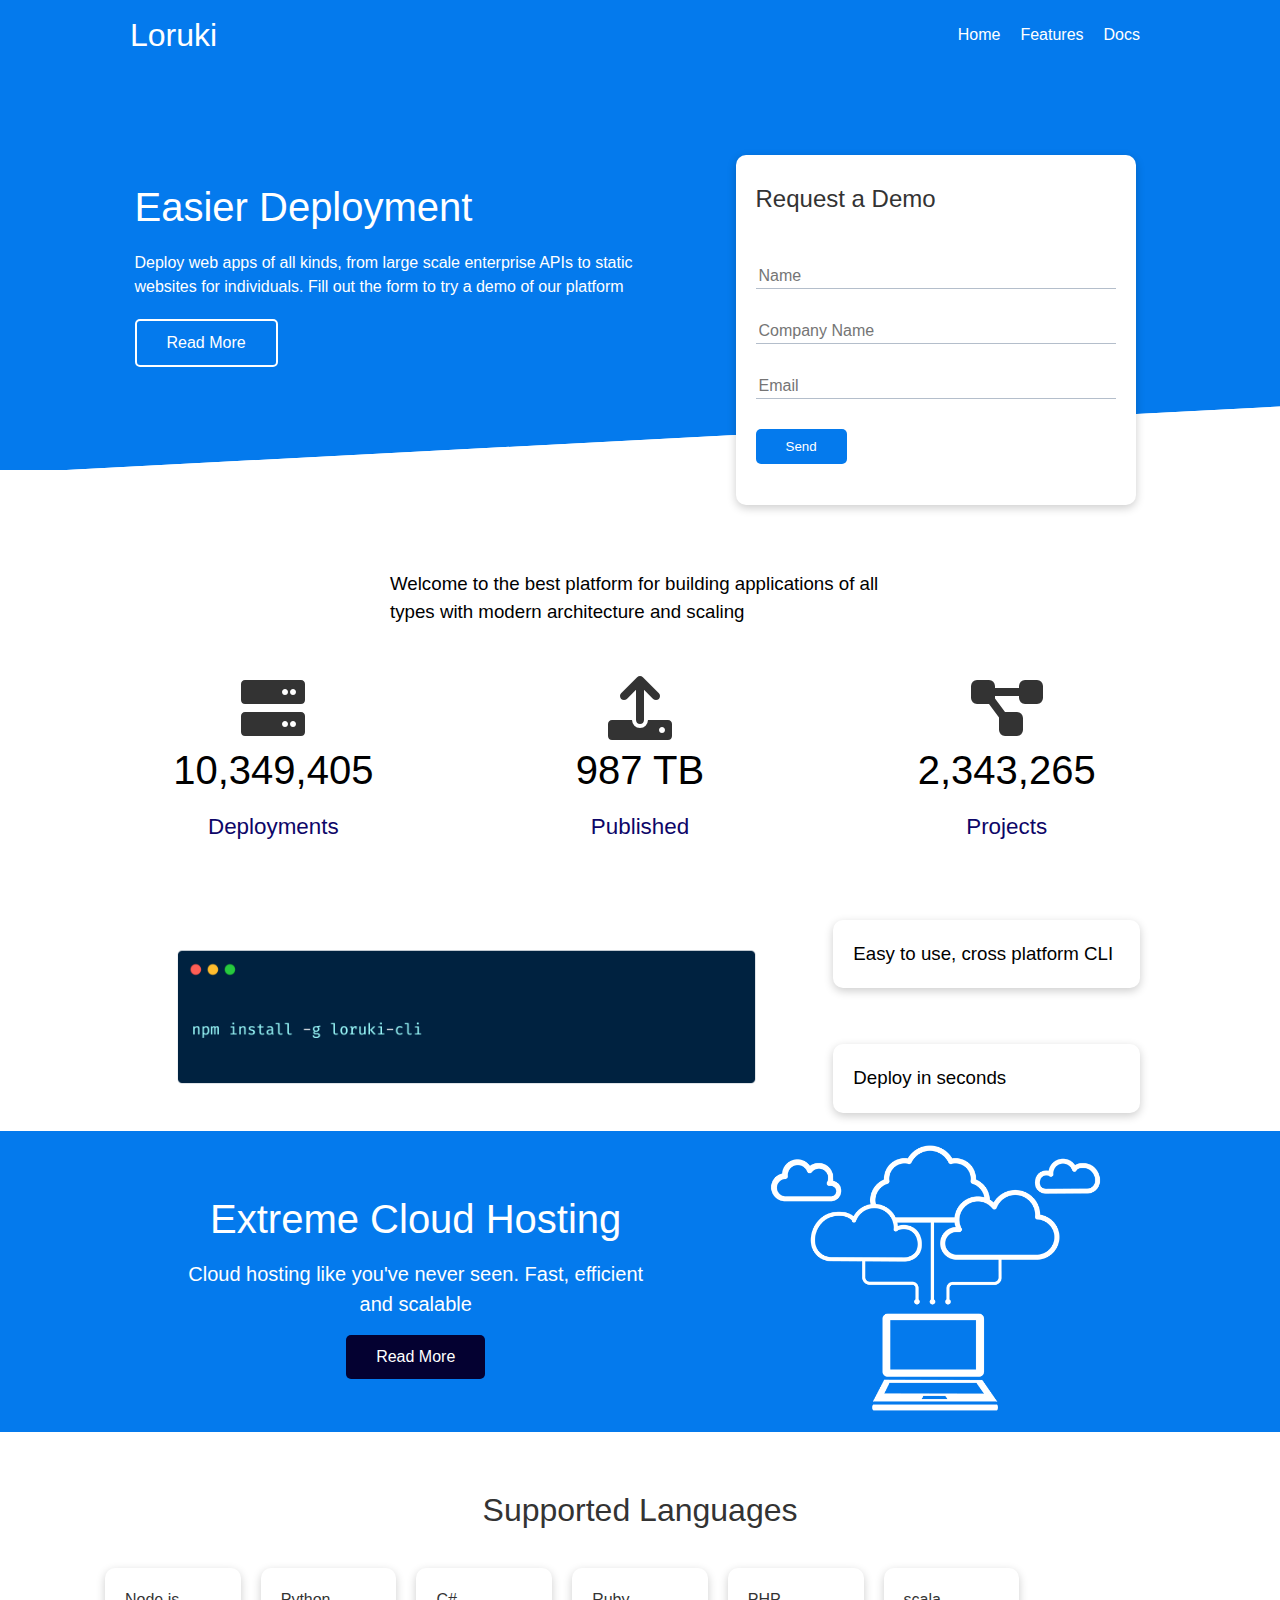
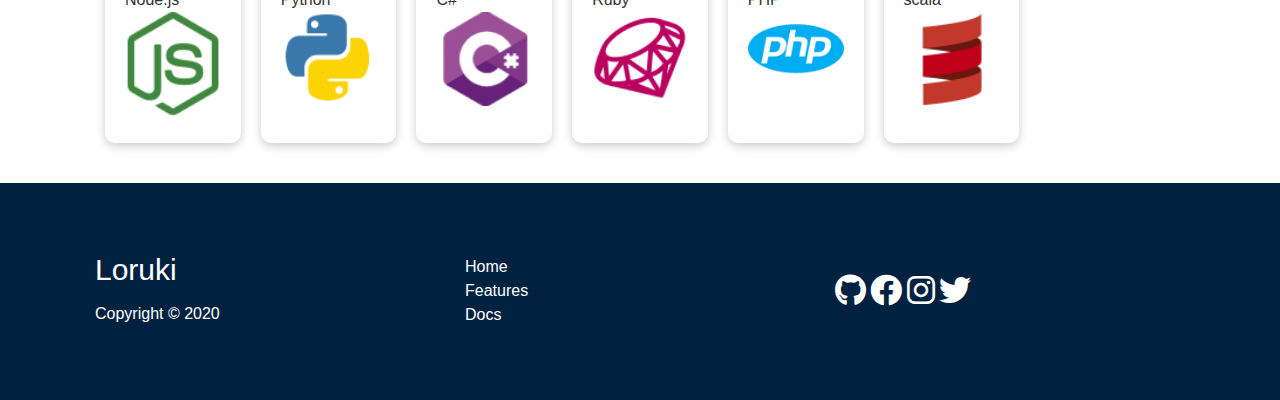
<file: index.html>
<!DOCTYPE html>
<html lang="en">

<head>
    
    <!-- Global site tag (gtag.js) - Google Analytics -->
<script async src="https://www.googletagmanager.com/gtag/js?id=G-RCDDSR2P80"></script>
<script>
  window.dataLayer = window.dataLayer || [];
  function gtag(){dataLayer.push(arguments);}
  gtag('js', new Date());

  gtag('config', 'G-RCDDSR2P80');
</script>
    
    
    <meta charset="UTF-8">
    <meta http-equiv="X-UA-Compatible" content="IE=edge">
    <meta name="viewport" content="width=device-width, initial-scale=1.0">
    <link rel="stylesheet" href="https://cdnjs.cloudflare.com/ajax/libs/font-awesome/6.0.0/css/all.min.css"
        integrity="sha512-9usAa10IRO0HhonpyAIVpjrylPvoDwiPUiKdWk5t3PyolY1cOd4DSE0Ga+ri4AuTroPR5aQvXU9xC6qOPnzFeg=="
        crossorigin="anonymous" referrerpolicy="no-referrer" />
    <link rel="stylesheet" href="design.css">
    <link rel="stylesheet" href="features.html">
    <link rel="stylesheet" href="docs.html">
    <link rel="stylesheet" media="screen and (max-width:768px)" href="tablet.css">
    <link rel="stylesheet" media="screen and (max-width:500px)" href="mobile.css">
    <title>Loruki | Cloud hosting for everyone</title>
</head>

<body>
    <!-- Navbar -->
    <div class="navbar">
        <div class="container flex">
            <h1 class="logo">Loruki</h1>
            <div>
                <ul>
                    <li class="navitems"><a href="index.html">Home</a></li>
                    <li class="navitems"><a href="features.html">Features</a></li>
                    <li class="navitems"><a href="docs.html">Docs</a></li>
                </ul>
            </div>
        </div>
    </div>
    <!-- bottom-part-of-navbar  -->
    <section class="showcase">
        <div class="container grid">
            <div class="showcase-text">
                <h1>Easier Deployment</h1>
                <p>
                    Deploy web apps of all kinds, from large scale enterprise APIs to
                    static websites for individuals. Fill out the form to try a demo of
                    our platform
                </p>
                <a href="features.html" class="btn1">Read More</a>
            </div>

            <div class="showcase-form card">
                <h2>Request a Demo</h2>
                <form method="POST" name="contact">
                    <input type="hidden" name="form-name" value="contact">
                    <p class="hidden">
                        <label>Don’t fill this out if you're human: <input name="bot-field"></label>
                    </p>
                    <div class="form-control">
                        <input type="text" name="name" placeholder="Name" required="">
                    </div>
                    <div class="form-control">
                        <input type="text" name="company" placeholder="Company Name" required="">
                    </div>
                    <div class="form-control">
                        <input type="email" name="email" placeholder="Email" required="">
                    </div>
                    <input type="submit" value="Send" class="btn btn-primary">
                </form>
            </div>
        </div>
    </section>
    <section class="display1">
            <div class="container2">
                <h3 class="head2">Welcome to the best platform for building applications of all types with modern architecture and scaling </h3>
                <div class="container3">
                    <div class="box1">
                        <i class="fas fa-server fa-3x"></i>
                        <!-- <i class="fa-solid fa-server"></i> -->
                        <h3>10,349,405</h3>
                        <p class="text-secondary">Deployments</p>
                    </div>
                    <div class="box2">
                        <i class="fas fa-upload fa-3x"></i> 
                        <h3>987 TB</h3>
                        <p class="text-secondary">Published</p>
                    </div>
                    <div class="box3">
                        <i class="fas fa-project-diagram fa-3x"></i>
                        <h3>2,343,265</h3>
                        <p class="text-secondary">Projects</p>
                    </div>
                </div>
            </div>
    </section>
    <section class="cli">
        <div class="container grid">
          <img src="cli.png" alt="">
          <div class="card">
            <h3>Easy to use, cross platform CLI</h3>
          </div>
          <div class="card">
            <h3>Deploy in seconds</h3>
          </div>
        </div>
    </section>
    <!-- explore section  -->
    <section class="explore">
        <div class="abd">
            <div class="rp">
                <h2>Extreme Cloud Hosting</h2>
                <p> Cloud hosting like you've never seen. Fast, efficient and scalable
                  
                </p>
                <a href="features.html" class="btn3">Read More</a>
            </div>
            <div class="ap">
                <img src="cloud.png" alt="">

            </div>
        </div>
    </section>

    <!-- language section  -->
    <section class="language">
        <div class="vk">
            <div class="hed">Supported Languages</div>
            <div class="ik">
                <div class="card">
                    <h4>Node.js</h4>
                    <img src="node.png" alt="">
                </div>
                <div class="card">
                    <h4>Python</h4>
                    <img src="python.png" alt="">
                </div>
                <div class="card">
                    <h4>C#</h4>
                    <img src="csharp.png" alt="">
                </div>
                <div class="card">
                    <h4>Ruby</h4>
                    <img src="ruby.png" alt="">
                </div>
                <div class="card">
                    <h4>PHP</h4>
                    <img src="php.png" alt="">
                </div>
                <div class="card">
                    <h4>scala</h4>
                    <img src="scala.png" alt="">
                </div>
            </div>
        </div>
    </section>
    <!-- footer section  -->
    <section class="bottom">
        <div class="botnav">
            <div class="botnav1">
                <h4>Loruki</h3>
                <p>Copyright © 2020</p>
            </div>
            <div class="botnav2">
                <ul>
                    <li><a href="Index.html">Home</a></li>
                    <li><a href="features.html">Features</a></li>
                    <li><a href="docs.html">Docs</a></li>
                </ul>
            </div>
            <div class="botnav3">
                <a href="#"><i class="fab fa-github fa-2x"></i></a>
                <a href="#"><i class="fab fa-facebook fa-2x"></i></a>
                <a href="#"><i class="fab fa-instagram fa-2x"></i></a>
                <a href="#"><i class="fab fa-twitter fa-2x"></i></a>
            </div>
        </div>
    </section>

</body>

</html>
</file>
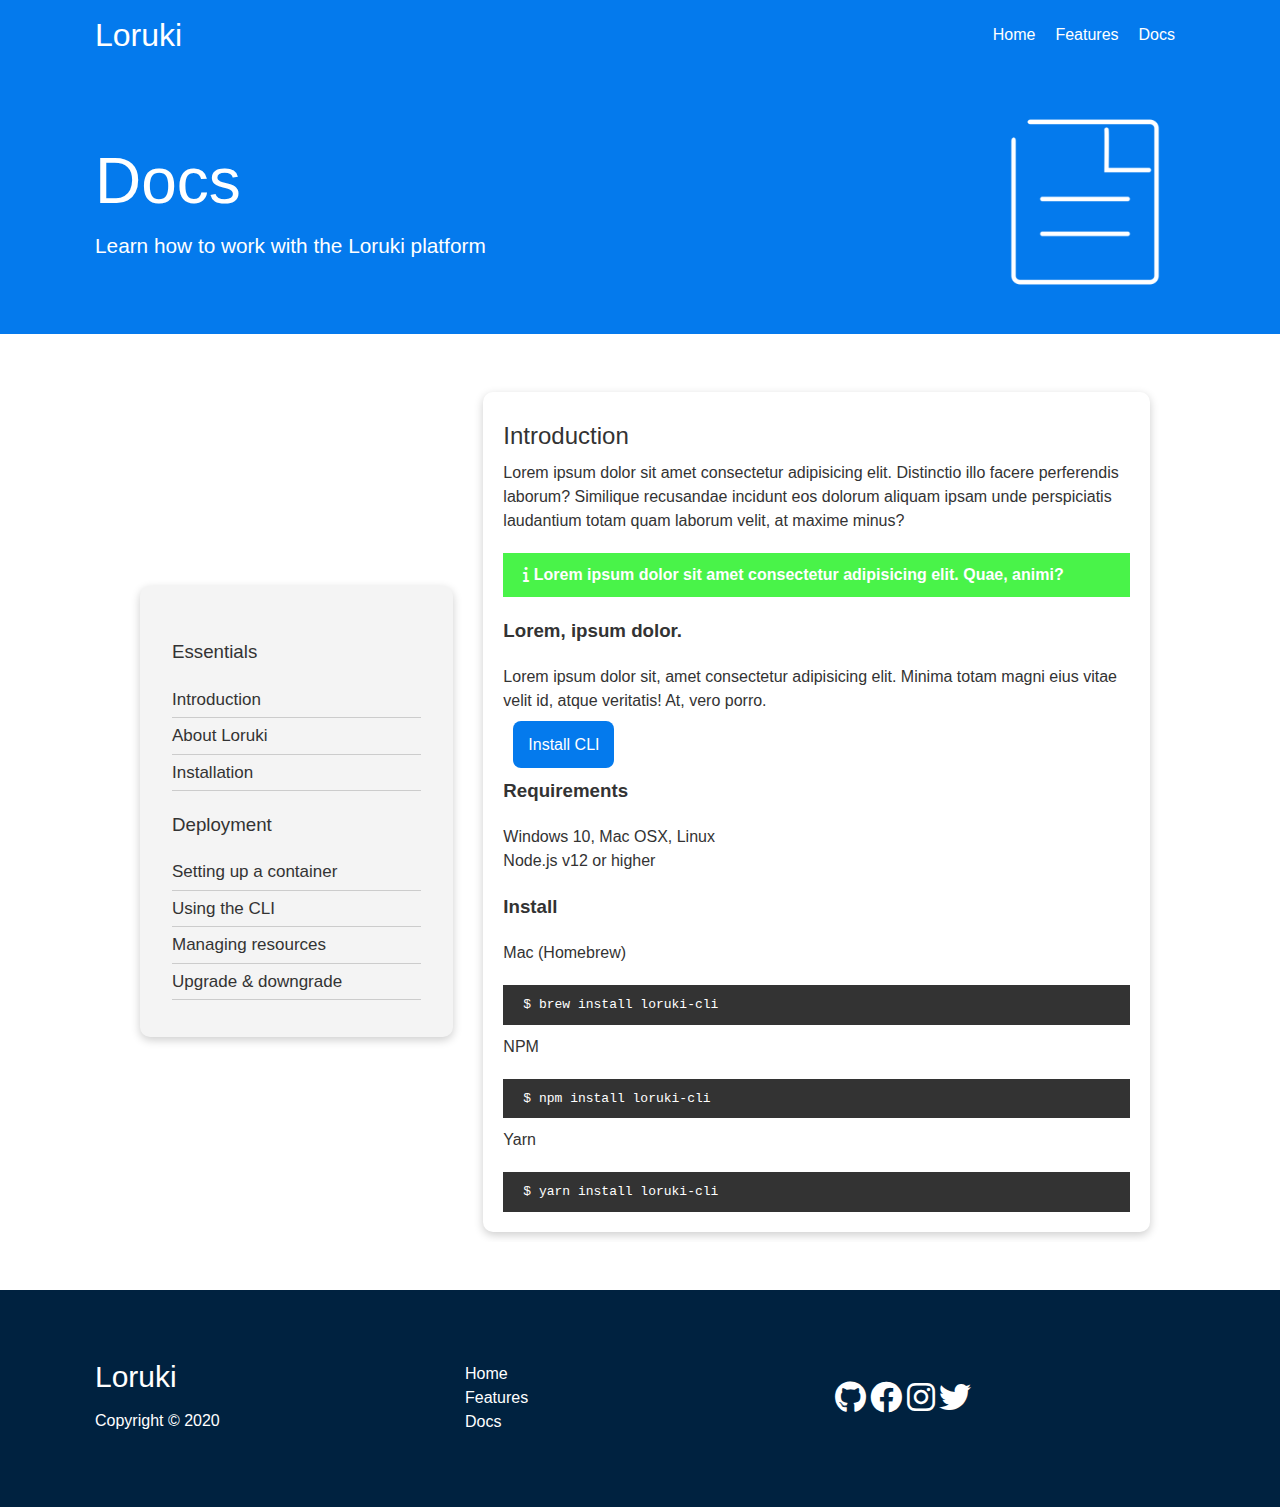
<file: docs.html>
<!DOCTYPE html>
<html lang="en">

<head>
    
    <!-- Global site tag (gtag.js) - Google Analytics -->
<script async src="https://www.googletagmanager.com/gtag/js?id=G-RCDDSR2P80"></script>
<script>
  window.dataLayer = window.dataLayer || [];
  function gtag(){dataLayer.push(arguments);}
  gtag('js', new Date());

  gtag('config', 'G-RCDDSR2P80');
</script>
    
    
    <meta charset="UTF-8">
    <meta http-equiv="X-UA-Compatible" content="IE=edge">
    <meta name="viewport" content="width=device-width, initial-scale=1.0">
    <link rel="stylesheet" href="https://cdnjs.cloudflare.com/ajax/libs/font-awesome/6.0.0/css/all.min.css"
        integrity="sha512-9usAa10IRO0HhonpyAIVpjrylPvoDwiPUiKdWk5t3PyolY1cOd4DSE0Ga+ri4AuTroPR5aQvXU9xC6qOPnzFeg=="
        crossorigin="anonymous" referrerpolicy="no-referrer" />
    <link rel="stylesheet" href="design3.css">
    <link rel="stylesheet" href="index.html">
    <link rel="stylesheet" href="features.html">
    <link rel="stylesheet" media="screen and (max-width:768px)" href="tablet.css">
    <link rel="stylesheet" media="screen and (max-width:500px)" href="mobile.css">

    <title>Docs</title>
</head>

<body>
    <section class="navbar">
        <div class="container flex">
            <h1 class="logo">Loruki</h1>
            <div>
                <ul>
                    <li class="navitems"><a href="index.html">Home</a></li>
                    <li class="navitems"><a href="features.html">Features</a></li>
                    <li class="navitems"><a href="docs.html">Docs</a></li>
                </ul>
            </div>
        </div>
    </section>
    <section class="docs">
        <div class="vkk">
            <div class="sr">
                <h2>Docs</h2>
                <p>Learn how to work with the Loruki platform</p>
            </div>
            <img src="docs.png" alt="">
        </div>
    </section>
    <section class="introduction1">
        <div class="con1">
            <div class="card01">
                <h3 class="skyh">Essentials</h3>
                <div class="skyp1">
                    <ul>
                        <li><a class="text-primary" href="#">Introduction</a></li>
                        <li><a href="#">About Loruki</a></li>
                        <li><a href="#">Installation</a></li>
                    </ul>
                </div>
                <h3 class="skyh">Deployment</h3>
                    <div class="skyp1">
                        <ul>
                            <li><a href="#">Setting up a container</a></li>
                            <li><a href="#">Using the CLI</a></li>
                            <li><a href="#">Managing resources</a></li>
                            <li><a href="#">Upgrade &amp; downgrade</a></li>
                        </ul>
                    </div>
            </div>
            <div class="card02">
                <h2>Introduction</h2>
                <p>
                    Lorem ipsum dolor sit amet consectetur adipisicing elit. Distinctio
                    illo facere perferendis laborum? Similique recusandae incidunt eos
                    dolorum aliquam ipsam unde perspiciatis laudantium totam quam
                    laborum velit, at maxime minus?
                  </p>
                  <div class="alert alert-success">
                    <i class="fas fa-info"></i> Lorem ipsum dolor sit amet consectetur
                    adipisicing elit. Quae, animi?
                  </div>
                  <h3>Lorem, ipsum dolor.</h3>
                  <p>
                    Lorem ipsum dolor sit, amet consectetur adipisicing elit. Minima
                    totam magni eius vitae velit id, atque veritatis! At, vero porro.
                  </p>
                  <a href="#">Install CLI</a>
                  <h3>Requirements</h3>
                  <ul>
                    <li>Windows 10, Mac OSX, Linux</li>
                    <li>Node.js v12 or higher</li>
                  </ul>
                  <h3>Install</h3>
                  <p>Mac (Homebrew)</p>
                  <pre><code>$ brew install loruki-cli</code></pre>
                  <p>NPM</p>
                  <pre><code>$ npm install loruki-cli</code></pre>
                  <p>Yarn</p>
                  <pre><code>$ yarn install loruki-cli</code></pre>
            </div>
        </div>
        </div>
    </section>
    <!-- footer  -->
    <section class="bottom">
        <div class="botnav">
            <div class="botnav1">
                <h4>Loruki</h3>
                <p>Copyright © 2020</p>
            </div>
            <div class="botnav2">
                <ul>
                    <li><a href="Index.html">Home</a></li>
                    <li><a href="features.html">Features</a></li>
                    <li><a href="docs.html">Docs</a></li>
                </ul>
            </div>
            <div class="botnav3">
                <a href="#"><i class="fab fa-github fa-2x"></i></a>
                <a href="#"><i class="fab fa-facebook fa-2x"></i></a>
                <a href="#"><i class="fab fa-instagram fa-2x"></i></a>
                <a href="#"><i class="fab fa-twitter fa-2x"></i></a>
            </div>
        </div>
    </section>
</body>

</html>
</file>
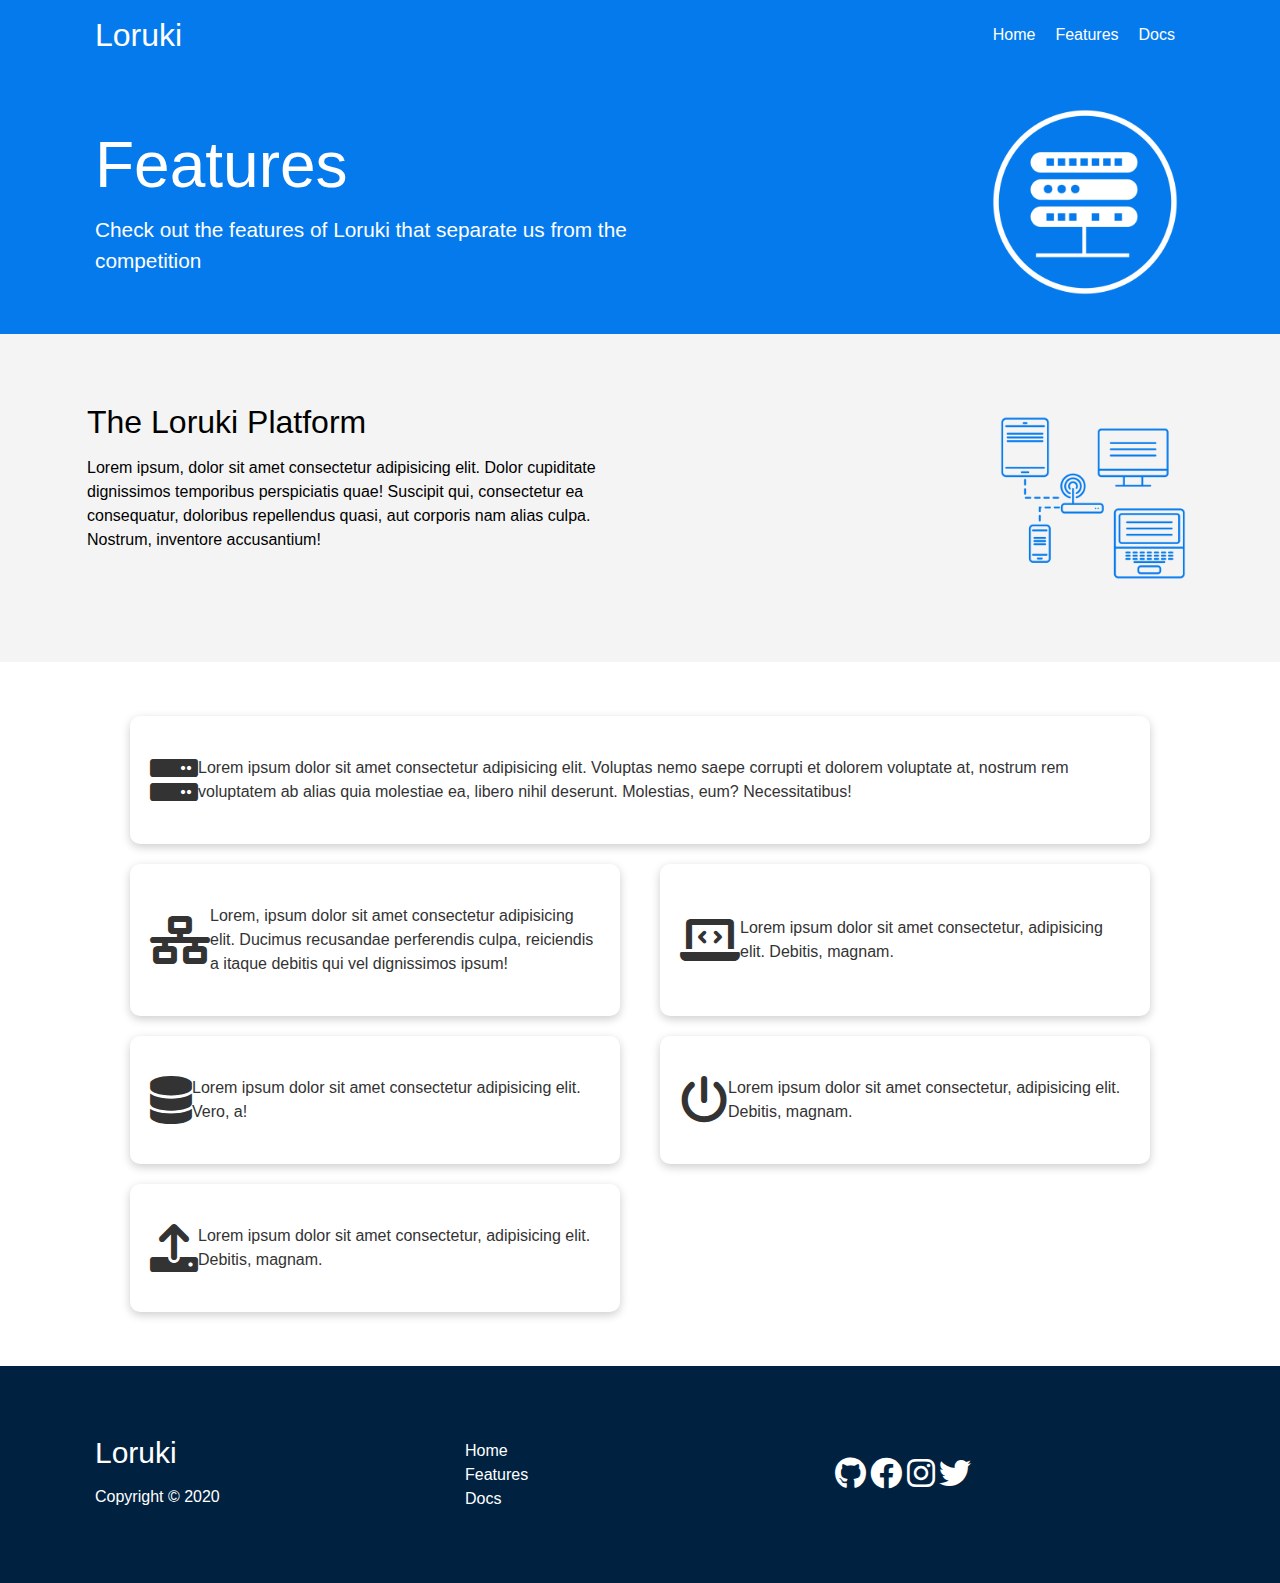
<file: features.html>
<!DOCTYPE html>
<html lang="en">
<head>
    
    <!-- Global site tag (gtag.js) - Google Analytics -->
<script async src="https://www.googletagmanager.com/gtag/js?id=G-RCDDSR2P80"></script>
<script>
  window.dataLayer = window.dataLayer || [];
  function gtag(){dataLayer.push(arguments);}
  gtag('js', new Date());

  gtag('config', 'G-RCDDSR2P80');
</script>
    
    
    <meta charset="UTF-8">
    <meta http-equiv="X-UA-Compatible" content="IE=edge">
    <meta name="viewport" content="width=device-width, initial-scale=1.0">
    <link rel="stylesheet" href="https://cdnjs.cloudflare.com/ajax/libs/font-awesome/6.0.0/css/all.min.css"
        integrity="sha512-9usAa10IRO0HhonpyAIVpjrylPvoDwiPUiKdWk5t3PyolY1cOd4DSE0Ga+ri4AuTroPR5aQvXU9xC6qOPnzFeg=="
        crossorigin="anonymous" referrerpolicy="no-referrer" />
    <link rel="stylesheet" href="design2.css">
    <link rel="stylesheet" href="index.html">
    <link rel="stylesheet" href="docs.html">
    <link rel="stylesheet" media="screen and (max-width:768px)" href="tablet.css">
    <link rel="stylesheet" media="screen and (max-width:500px)" href="mobile.css">
    <title>Features</title>
</head>
<body>
    <section class="navbar">
        <div class="container flex">
            <h1 class="logo">Loruki</h1>
            <div>
                <ul>
                    <li class="navitems"><a href="index.html">Home</a></li>
                    <li class="navitems"><a href="features.html">Features</a></li>
                    <li class="navitems"><a href="docs.html">Docs</a></li>
                </ul>
            </div>
        </div>
    </section>
    <section class="botnav">
        <div class="botnav1">
            <div class="botnavbar1">
                <h1>Features</h1>
                <p>Check out the features of Loruki that separate us from the competition </p>
            </div>
            <!-- <div class="botnavbar2"> -->
                <img src="server.png" alt="">
            <!-- </div> -->
        </div>
    </section>
    <section class="content1">
        <div class="kw">
            <div class="kw1">
                <h3>The Loruki Platform</h3>
                <p>Lorem ipsum, dolor sit amet consectetur adipisicing elit. Dolor cupiditate dignissimos temporibus perspiciatis quae! Suscipit qui, consectetur ea consequatur, doloribus repellendus quasi, aut corporis nam alias culpa. Nostrum, inventore accusantium! </p>
            </div>
            <!-- <div class="kw2"> -->
                <img src="server2.png" alt="">
            <!-- </div> -->
        </div>
    </section>
    <!-- information section  -->
    <!-- features  -->
    <section class="features-main my-2">
        <div class="container5 grid grid-3">
          <div class="card5 flex5">
            <i class="fas fa-server fa-3x"></i>
            <p>
              Lorem ipsum dolor sit amet consectetur adipisicing elit. Voluptas
              nemo saepe corrupti et dolorem voluptate at, nostrum rem voluptatem
              ab alias quia molestiae ea, libero nihil deserunt. Molestias, eum?
              Necessitatibus!
            </p>
          </div>
          <div class="card5 flex5">
            <i class="fas fa-network-wired fa-3x"></i>
            <p>
              Lorem, ipsum dolor sit amet consectetur adipisicing elit. Ducimus
              recusandae perferendis culpa, reiciendis a itaque debitis qui vel
              dignissimos ipsum!
            </p>
          </div>
          <div class="card5 flex5">
            <i class="fas fa-laptop-code fa-3x"></i>
            <p>
              Lorem ipsum dolor sit amet consectetur, adipisicing elit. Debitis,
              magnam.
            </p>
          </div>
          <div class="card5 flex5">
            <i class="fas fa-database fa-3x"></i>
            <p>
              Lorem ipsum dolor sit amet consectetur adipisicing elit. Vero, a!
            </p>
          </div>
          <div class="card5 flex5">
            <i class="fas fa-power-off fa-3x"></i>
            <p>
              Lorem ipsum dolor sit amet consectetur, adipisicing elit. Debitis,
              magnam.
            </p>
          </div>
          <div class="card5 flex5">
            <i class="fas fa-upload fa-3x"></i>
            <p>
              Lorem ipsum dolor sit amet consectetur, adipisicing elit. Debitis,
              magnam.
            </p>
          </div>
        </div>
      </section>
      <!-- footer section  -->
      <section class="bottom">
        <div class="botnav7">
            <div class="botnav10">
                <h4>Loruki</h3>
                <p>Copyright © 2020</p>
            </div>
            <div class="botnav20">
                <ul>
                    <li><a href="Index.html">Home</a></li>
                    <li><a href="features.html">Features</a></li>
                    <li><a href="docs.html">Docs</a></li>
                </ul>
            </div>
            <div class="botnav30">
                <a href="#"><i class="fab fa-github fa-2x"></i></a>
                <a href="#"><i class="fab fa-facebook fa-2x"></i></a>
                <a href="#"><i class="fab fa-instagram fa-2x"></i></a>
                <a href="#"><i class="fab fa-twitter fa-2x"></i></a>
            </div>
        </div>
    </section>
</body>
</html>
</file>
<file: design.css>
*{
    margin: 0;
    padding: 0;
    box-sizing: border-box;
    font-weight: lighter;
}  
body{
    line-height: 1.5;
    color: #333;
    font-family: 'lato',sans-serif;
}
ul{
    list-style-type: none;
}
a{
    text-decoration: none;
    color: #333;
}
h1,h2{
    font-weight: 300;
    line-height: 1.2;
    margin: 10px 0;
}
p{
    margin: 10px 0;
}
img{
    width: 100%;
}
.navbar{
    background-color: #047aed;
    color: #fff;
    height: 70px;
}
.navbar ul{
    display: flex;
}
.navbar a{
    color: #fff;
    padding: 10px;
}
.navbar a:hover{
    border-bottom: 2px solid #fff;
}
.navbar .flex{
    justify-content: space-between;
}
.container{
    max-width: 1170px;
    margin: 0 auto;
    overflow: auto;
    padding: 0 40px;
}
.flex{
    display: flex;
    justify-content: space-between;
    align-items: center;
    height: 100%;
}

/* bottom part of navber  */

.showcase {
    height: 400px;
    background-color:#047aed ;
    color: #fff;
    position: relative;
}
.showcase::before, .showcase::after {
    content: "";
    position: absolute;
    height: 100px;
    bottom: -70px;
    right: 0;
    left: 0;
    background: #fff;
    transform: skewY(-3deg);
    -webkit-transform: skewY(-3deg);
    -moz-transform: skewY(-3deg);
    -ms-transform: skewY(-3deg);
}
.showcase .grid {
    overflow: visible;
    grid-template-columns: 55% auto;
    gap: 30px;
}
.grid {
    display: grid;
    grid-template-columns: repeat(2, 1fr);
    gap: 20px;
    justify-content: center;
    align-items: center;
    height: 100%;

}
.container {
    max-width: 1100px;
    margin: 0 auto;
    overflow: auto;
    padding: 0 40px;
}
.showcase-text {
    animation: slideInFromLeft 1s ease-in;
}
.showcase h1 {
    font-size: 40px;
}
h1, h2 {
    font-weight: 300;
    line-height: 1.2;
    margin: 10px 0;
}
.showcase p {
    margin: 20px 0;
}
.btn-outline {
    background-color: transparent;
    border: 1px #fff solid;
}
.btn1 {
    display: inline-block;
    padding: 10px 30px;
    cursor: pointer;
    background-color:#047aed;
    color: #fff;
    border: none;
    border-radius: 5px;
    border: 2px solid white;
}
a {
    text-decoration: none;
    color: #333;
}
.showcase-form {
    position: relative;
    top: 60px;
    height: 350px;
    width: 400px;
    padding: 40px;
    z-index: 100;
    justify-self: flex-end;
    animation: slideInFromRight 1s ease-in;
}
.card {
    background-color: #fff;
    color: #333;
    border-radius: 10px;
    box-shadow: 0 3px 10px rgba(0, 0, 0, 0.2);
    padding: 20px;
    margin: 10px;
}
.hidden {
    visibility: hidden;
    height: 0;
}
.showcase-form .form-control {
    margin: 30px 0;
}
.showcase-form input[type="text"], .showcase-form input[type="email"] {
    border: 0;
    border-bottom-color: currentcolor;
    border-bottom-style: none;
    border-bottom-width: 0px;
    border-bottom: 1px solid #b4becb;
    width: 100%;
    padding: 3px;
    font-size: 16px;
  }
.bg-primary, .btn-primary {
    background-color: var(--primary-color);
    color: #fff;
}
.btn {
    display: inline-block;
    padding: 10px 30px;
    cursor: pointer;
    background:#047aed;
    color: #fff;
    border: none;
    border-radius: 5px;
}
.showcase::before, .showcase::after {
    content: "";
    position: absolute;
    height: 100px;
    bottom: -70px;
    right: 0;
    left: 0;
    background: #fff;
    transform: skewY(-3deg);
    -webkit-transform: skewY(-3deg);
    -moz-transform: skewY(-3deg);
    -ms-transform: skewY(-3deg);
}
.showcase {
    color: #fff;
}
/* display section  */
.display1{
    padding-top: 100px;
    animation: slideInFromBottom 1s ease-in;
}
.container2{
    max-width: 1170px;
    margin: 0 auto;
    overflow: auto;
    padding: 0 40px;
}
.head2{
    padding: 0;
    margin-bottom: 50px;
}
h3{
    color: black;
    max-width: 500px;
    margin: auto;
    
}
.container3{
    display: grid;
    grid-template-columns: repeat(3,1fr);
    grid-gap: 10px;
    justify-content: center;
    align-items: center;
    text-align: center;
    margin: 3rem 0;
}
.fa-3x {
    font-size: 4em;
}
.box1 h3{
    font-size: 2.5rem;
}
.box2 h3{
    font-size: 2.5rem;
}
.box3 h3{
    font-size: 2.5rem;
}
.box1 p{
    font-size: 1.4rem;
}
.box2 p{
    font-size: 1.4rem;
}
.box3 p{
    font-size: 1.4rem;
}
.text-secondary{
    color: #0d0668;
}
/* display section 2  */
.cli .grid {
    grid-template-columns: repeat(3, 1fr);
    grid-template-rows: repeat(2, 1fr);
}
.grid {
    display: grid;
    grid-template-columns: repeat(2, 1fr);
    gap: 20px;
    justify-content: center;
    align-items: center;
    height: 100%;
}
.container {
    max-width: 1100px;
    margin: 0 auto;
    overflow: auto;
    padding: 0 40px;
}
.cli .grid > :first-child {
    grid-column: 1 / span 2;
    grid-row: 1 / span 2;
}
img {
    width: 100%;
}
.card {
    background-color: #fff;
    color: #333;
    border-radius: 10px;
    box-shadow: 0 3px 10px rgba(0, 0, 0, 0.2);
    padding: 20px;
    margin: 10px;
}
/* explore section  */
.explore{
    background-color: #047aed;
    color: white;
}
.abd{
    max-width: 1100px;
    margin: 0 auto;
    overflow: auto;
    padding: 0 40px;
    display: grid;
    /* grid-template-columns: repeat(2,1fr); */
    grid-template-columns: 4fr 3fr;
    gap: 20px;
    align-items: center;
    justify-content: center;
    height: 100%;
}
.rp{
    text-align: center;
    padding: 30px;
    margin: 15px;
}
.rp h2{
    margin: 10px 0;
    font-size: 2.5rem;
    line-height: 1.2;
    font-weight: lighter;
}
.rp p{
    margin: 1rem 0;
    font-size: 20px;
}
.btn3{
    display: inline-block;
    padding: 10px 30px;
    cursor: pointer;
    background:#040131;
    color: #fff;
    border: none;
    border-radius: 5px;
}
/* language section  */
.language{
    display: flex;
    margin: 30px;
}
.ik{
    display: grid;
    grid-template-columns: repeat(7,1fr);
}
.vk{
    max-width: 1170px;
    margin: 0 auto;
    overflow: auto;
    padding: 0 40px;
    display: flex;
    flex-direction: column;
}
.ik :hover{
    padding-top: 1px;
    /* transition: transform 0.2s ease-in; */
    cursor: pointer;
}
.hed{
    margin: 1.5rem;
    text-align: center;
    max-width: 1170px;
    font-size: 2rem; 

}

/* footer  */
.bottom{
    background-color: #002240;
    color: white;
    padding: 4rem 0;
}
.botnav{
    max-width: 1170px;
    margin: 0 auto;
    overflow: auto;
    padding: 0 40px;
    display: grid;
    gap: 20px;
    justify-content: center;
    align-items: center;
    height: 100%;
    grid-template-columns: repeat(3,1fr);

}
.botnav1 h4{
    font-size: 30px;
}
.botnav2 a{
    color: white;
}
.botnav3 a{
    color: white;
}

/* animations  */
@keyframes slideInFromLeft{
    0%{
        transform: translateX(-100%);
    }
    100%{
        transform: translateX(0);
    }
}
@keyframes slideInFromRight{
    0%{
        transform: translateX(100%);
    }
    100%{
        transform: translateX(0);
    }
}
@keyframes slideInFromTop{
    0%{
        transform: translateY(-100%);
    }
    100%{
        transform: translateX(0);
    }
}
@keyframes slideInFromBottom{
    0%{
        transform: translateY(100%);
    }
    100%{
        transform: translateX(0);
    }
}
</file>
<file: tablet.css>
/* tablet  */
.grid,.showcase .grid,.stats .grid,.cli .grid,.cloud .grid {
    grid-template-columns: 1fr;
    grid-template-rows: 1fr;
}
.container3{
    grid-template-columns: repeat(1,3fr);
    margin: 2rem 0;
}
.showcase{
    height: auto;
}
.showcase-text{
    text-align: center;
    margin-top: 40px;
}
.showcase-form{
    justify-self: center;
    margin: auto;
}
.fa-3x {
    font-size: 2em;
}
.box1 h3,.box2 h3,.box3 h3 {
    font-size: 1.5rem;
}
.abd{
    grid-template-columns: 1fr;
}
.language{
    flex-wrap: wrap;
}
.ik{
    grid-template-columns: repeat(3,1fr);
}

.cli .grid > :first-child {
    grid-column: 1 ;
    grid-row: 1;
}
.botnav{
    grid-template-columns: 1fr;
}

/* for features section  */
.botnav1{
    grid-template-columns: 1fr;
}
.botnav img {
    width: 149px;
    justify-self: center;
}
.kw{
    grid-template-columns: 1fr;
}
.kw img{
    width: 150px;
    justify-self: center;
}
.features-main .grid > :first-child {
    grid-column: 1 ;
  }

.botnav7{
    grid-template-columns: 1fr;
}

/* docs section  */
.vkk{
    grid-template-columns: 1fr;
    max-width: 1170px;
    margin: 0 auto;
    overflow: auto;
    padding: 0 40px;
}
.vkk img{
    width: 160px;
    justify-self: center;
}
.con1{
    grid-template-columns: 1fr;
}
</file>
<file: mobile.css>
/* first for index section  */
*{
    margin: 0;
    padding: 0;
    box-sizing: border-box;
    font-weight: lighter;
}  
body{
    line-height: 1.5;
    color: #333;
    font-family: 'lato',sans-serif;
}
.navbar{
    height: 110px;

}
.navbar .flex{
    flex-direction: column;
}
.navbar .ul{
    flex-direction: column;
    padding: 10px;
    background-color: black;
}





/* tablet  */
.grid,.showcase .grid,.stats .grid,.cli .grid,.cloud .grid {
    grid-template-columns: 1fr;
    grid-template-rows: 1fr;
}
.container3{
    grid-template-columns: repeat(1,3fr);
    margin: 2rem 0;
}
.showcase{
    height: auto;
}
.showcase p {
    margin: 20px 36px;
}
.showcase h1 {
    font-size: 38px;
}
.showcase-text{
    text-align: center;
    margin-top: 40px;
}
.showcase-form{
    justify-self: center;
    margin: auto;
}
.fa-3x {
    font-size: 2em;
}
.box1 h3,.box2 h3,.box3 h3 {
    font-size: 1.5rem;
}
.abd{
    grid-template-columns: 1fr;
}
.language{
    flex-wrap: wrap;
}
.ik{
    grid-template-columns: repeat(2,1fr);
}

.cli .grid > :first-child {
    grid-column: 1 ;
    grid-row: 1;
}
.botnav{
    grid-template-columns: 1fr;
}
</file>
<file: design3.css>
*{
    margin: 0;
    padding: 0;
    box-sizing: border-box;
    font-weight: lighter;
}  
body{
    line-height: 1.5;
    color: #333;
    font-family: 'lato',sans-serif;
}
ul{
    list-style-type: none;
}
a{
    text-decoration: none;
    color: #333;
}
h1,h2{
    font-weight: 300;
    line-height: 1.2;
    margin: 10px 0;
}
p{
    margin: 10px 0;
}
img{
    width: 100%;
}
.navbar{
    background-color: #047aed;
    color: #fff;
    height: 70px;
}
.navbar ul{
    display: flex;
}
.navbar a{
    color: #fff;
    padding: 10px;
}
.navbar a:hover{
    border-bottom: 2px solid #fff;
}
.navbar .flex{
    justify-content: space-between;
}
.container{
    max-width: 1170px;
    margin: 0 auto;
    overflow: auto;
    padding: 0 40px;
}
.flex{
    display: flex;
    justify-content: space-between;
    align-items: center;
    height: 100%;
}

/* bottom section of navbar  */
.docs{
    background-color: #047aed;
    color: #fff;
    /* height: 70px; */
    padding: 2rem;
}
.vkk{
    max-width: 1170px;
    margin: 0 auto;
    overflow: auto;
    padding: 0 40px;
    display: grid;
    grid-template-columns: repeat(2,1fr);
    justify-content: center;
    align-items: center;
    height: 100%;
    
}
.vkk img{
    width: 200px;
    justify-self: flex-end;
}
.sr h2{
    font-size: 4rem;
}
.sr p{
    font-size: 1.3rem;
}
/* introduction section  */
.introduction1{
    margin: 3rem 0;
}
.con1{
    display: grid;
    grid-template-columns: 1fr 2fr;
    gap: 20px;
    align-items: center;
    justify-content: center;
    height: 100%;
    max-width: 1100px;
    margin: 0 auto;
    overflow: auto;
    padding: 0 40px;
}
/* card 1  */
.card01{
    margin: 10px;
    padding: 2rem;
    border-radius: 10px;
    box-shadow: 0 3px 10px rgba(0, 0, 0, 0.2);
    background-color: #f4f4f4;
}
.card01 .skyp1 li{
    font-size: 17px;
    padding-bottom: 5px;
    margin-bottom: 5px;
    border-bottom: 1px #ccc solid;
}
.card01 .skyh {
    margin: 20px 0;
}
/* card 2  */
.card02 {
    background-color: #fff;
    color: #333;
    border-radius: 10px;
    box-shadow: 0 3px 10px rgba(0, 0, 0, 0.2);
    padding: 20px;
    margin: 10px;
}
.card02{
    margin: 10px 0;
}
.card03{
    margin: 20px;
}
.alert-success {
    background-color: rgb(97, 253, 97);
    color: #fff;
}
.alert {
    background-color:rgb(73, 243, 73) ;
    padding: 10px 20px;
    font-weight: bold;
    margin: 15px 0;
}
.card02 a{
    margin: 10px;
    padding: 15px;
    background-color: #047aed;
    color: white;
    border-radius: 8px;
}
.card02 p{
    margin-bottom: 20px;
}
.card02 h3{
    margin: 20px 0;
    font-weight: 700;
}
code, pre {
    background: #333;
    color: #fff;
    padding: 10px;
}
/* footer  */
.bottom{
    background-color: #002240;
    color: white;
    padding: 4rem 0;
}
.botnav{
    max-width: 1170px;
    margin: 0 auto;
    overflow: auto;
    padding: 0 40px;
    display: grid;
    gap: 20px;
    justify-content: center;
    align-items: center;
    height: 100%;
    grid-template-columns: repeat(3,1fr);

}
.botnav1 h4{
    font-size: 30px;
}
.botnav2 a{
    color: white;
}
.botnav3 a{
    color: white;
}
</file>
<file: design2.css>
*{
    margin: 0;
    padding: 0;
    box-sizing: border-box;
    font-weight: lighter;
}  
body{
    line-height: 1.5;
    color: #333;
    font-family: 'lato',sans-serif;
}
ul{
    list-style-type: none;
}
a{
    text-decoration: none;
    color: #333;
}
h1,h2{
    font-weight: 300;
    line-height: 1.2;
    margin: 10px 0;
}
p{
    margin: 10px 0;
}
img{
    width: 100%;
}
.navbar{
    background-color: #047aed;
    color: #fff;
    height: 70px;
}
.navbar ul{
    display: flex;
}
.navbar a{
    color: #fff;
    padding: 10px;
}
.navbar a:hover{
    border-bottom: 2px solid #fff;
}
.navbar .flex{
    justify-content: space-between;
}
.container{
    max-width: 1170px;
    margin: 0 auto;
    overflow: auto;
    padding: 0 40px;
}
.flex{
    display: flex;
    justify-content: space-between;
    align-items: center;
    height: 100%;
}
/* bottom part of navbar  */
.botnav{
    background-color: #047aed;
    color: #fff;
    padding: 2rem;
}
.botnav img{
    width: 200px;
    justify-self: flex-end;

}
.botnav1{
    max-width: 1170px;
    margin: 0 auto;
    padding: 0 40px;
    overflow: auto;
    display: grid;
    grid-template-columns: repeat(2,1fr);
    gap: 20px;
    justify-content: center;
    align-items: center;
    height: 100%;
}
.botnavbar1 h1{
    font-size: 4rem;
}
.botnavbar1 p{
    font-size: 1.3rem;
}
.content1{
    background-color: #f4f4f4;
    color: black;
    padding: 2rem;
}
.kw{
    max-width: 1170px;
    padding: 0 40px;
    margin: 0 auto;
    overflow: auto;
    display: grid;
    grid-template-columns: repeat(2,1fr);
    padding: 2rem;
}
.kw img{
    width: 200px;
    justify-self: flex-end;
}
.kw1 h3{
    font-size: 2rem;
}
/* information section  */
/* features  */
.my-2 {
    margin: 1.5rem 0;
  }
  .features-main .grid {
    padding: 30px;
  }
  .grid-3 {
    grid-template-columns: repeat(3, 1fr);
  }
  .grid {
    display: grid;
    grid-template-columns: repeat(2, 1fr);
    gap: 20px;
    justify-content: center;
    align-items: center;
    height: 100%;
  }
  .features-main .grid > :first-child {
    grid-column: 1 / span 2;
  }
  .flex5 {
    display: flex;
    justify-content: center;
    align-items: center;
    height: 100%;
  }
  .card5 {
    background-color: #fff;
    color: #333;
    border-radius: 10px;
    box-shadow: 0 3px 10px rgba(0, 0, 0, 0.2);
    padding: 20px;
    margin: 10px;
  }
  .features-main .card > i {
    margin-right: 20px;
  }
  .fa, .fas {
    font-weight: 900;
  }
  .fa, .far, .fas {
    font-family: "Font Awesome 5 Free";
  }
  .fa-3x {
    font-size: 3em;
  }
  .fa, .fab, .fad, .fal, .far, .fas {
    -moz-osx-font-smoothing: grayscale;
    -webkit-font-smoothing: antialiased;
    display: inline-block;
    font-style: normal;
    font-variant: normal;
    text-rendering: auto;
    line-height: 1;
  }
  .card5 p {
    margin: 10px 0;
  }
  .container5 {
    max-width: 1100px;
    margin: 0 auto;
    overflow: auto;
    padding: 0 40px;
  }
.features-head img{
    width: 200px;
    justify-self: flex-end;
}
.features-sub-head img{
    width: 200px;
    justify-self: flex-end;
}

/* footer  */

.bottom{
    background-color: #002240;
    color: white;
    padding: 4rem 0;
}
.botnav7{
    max-width: 1170px;
    margin: 0 auto;
    overflow: auto;
    padding: 0 40px;
    display: grid;
    gap: 20px;
    justify-content: center;
    align-items: center;
    height: 100%;
    grid-template-columns: repeat(3,1fr);

}
.botnav10{
    display: flex;
    flex-direction: column;
}
.botnav10 h4{
    font-size: 30px;
}
.botnav20 a{
    color: white;
}
.botnav30 a{
    color: white;
}
</file>
